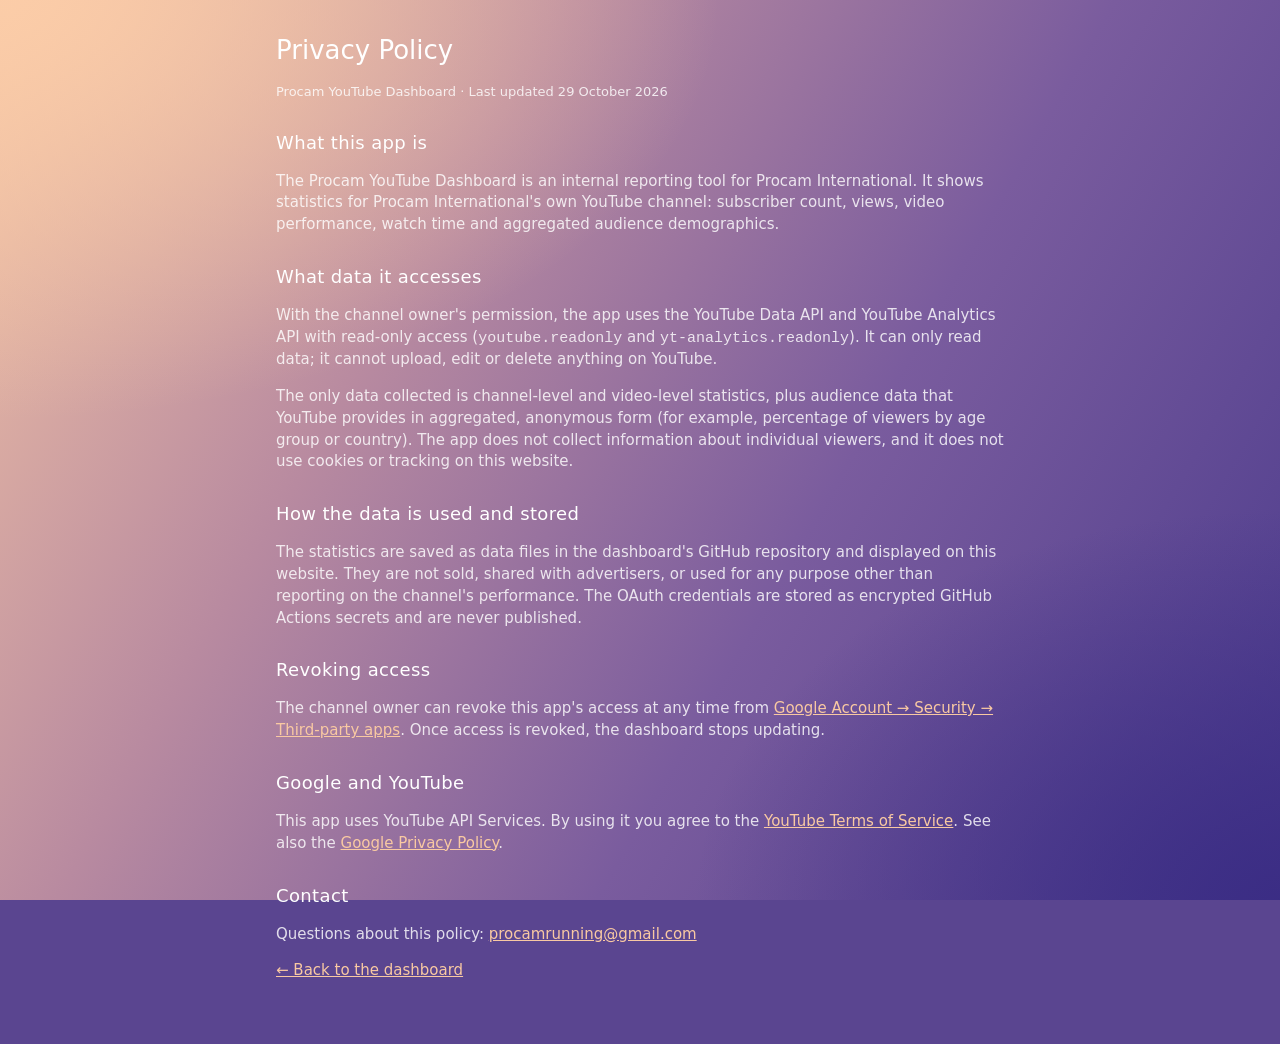
<file: privacy.html>
<!doctype html>
<html lang="en">
<head>
  <meta charset="utf-8">
  <meta name="viewport" content="width=device-width, initial-scale=1">
  <title>Privacy Policy · Procam YouTube Dashboard</title>
  <link rel="stylesheet" href="assets/style.css">
  <style>
    .policy { max-width: 760px; padding-top: 32px; padding-bottom: 48px; }
    .policy h1 { font-size: 26px; margin-bottom: 4px; }
    .policy h2 { margin-top: 28px; margin-bottom: 8px; }
    .policy p, .policy li { color: var(--ink-2); }
    .policy a { color: var(--peach); }
  </style>
</head>
<body>
  <main class="wrap policy">
    <h1>Privacy Policy</h1>
    <p class="muted">Procam YouTube Dashboard · Last updated 29 October 2026</p>

    <h2>What this app is</h2>
    <p>The Procam YouTube Dashboard is an internal reporting tool for Procam International. It shows statistics for Procam International's own YouTube channel: subscriber count, views, video performance, watch time and aggregated audience demographics.</p>

    <h2>What data it accesses</h2>
    <p>With the channel owner's permission, the app uses the YouTube Data API and YouTube Analytics API with read-only access (<code>youtube.readonly</code> and <code>yt-analytics.readonly</code>). It can only read data; it cannot upload, edit or delete anything on YouTube.</p>
    <p>The only data collected is channel-level and video-level statistics, plus audience data that YouTube provides in aggregated, anonymous form (for example, percentage of viewers by age group or country). The app does not collect information about individual viewers, and it does not use cookies or tracking on this website.</p>

    <h2>How the data is used and stored</h2>
    <p>The statistics are saved as data files in the dashboard's GitHub repository and displayed on this website. They are not sold, shared with advertisers, or used for any purpose other than reporting on the channel's performance. The OAuth credentials are stored as encrypted GitHub Actions secrets and are never published.</p>

    <h2>Revoking access</h2>
    <p>The channel owner can revoke this app's access at any time from <a href="https://myaccount.google.com/permissions">Google Account → Security → Third-party apps</a>. Once access is revoked, the dashboard stops updating.</p>

    <h2>Google and YouTube</h2>
    <p>This app uses YouTube API Services. By using it you agree to the <a href="https://www.youtube.com/t/terms">YouTube Terms of Service</a>. See also the <a href="https://policies.google.com/privacy">Google Privacy Policy</a>.</p>

    <h2>Contact</h2>
    <p>Questions about this policy: <a href="mailto:procamrunning@gmail.com">procamrunning@gmail.com</a></p>

    <p><a href="./">← Back to the dashboard</a></p>
  </main>
</body>
</html>
</file>
<file: assets/style.css>
/* Procam theme: frosted, tinted panels tiled edge to edge over a warm
   peach-to-violet gradient. One look in every OS theme, since the panels
   carry their own colour. */
:root {
  color-scheme: dark;

  /* Palette */
  --peach: #f9c9a2;
  --sky: #bfdcfb;
  --blue: #2f7be6;
  --violet: #4b2f86;
  --white: #ffffff;

  /* Text on the panels */
  --ink: #ffffff;
  --ink-2: rgba(255, 255, 255, 0.82);
  --muted: rgba(255, 255, 255, 0.64);

  /* Panel tints */
  --tint-peach: rgba(124, 72, 100, 0.80);
  --tint-blue: rgba(43, 108, 214, 0.58);
  --tint-sky: rgba(96, 148, 228, 0.42);
  --tint-violet: rgba(64, 42, 130, 0.55);
  --tint-deep: rgba(40, 62, 150, 0.55);

  /* Chart chrome */
  --grid: rgba(255, 255, 255, 0.14);
  --axis: rgba(255, 255, 255, 0.40);
  --track: rgba(255, 255, 255, 0.20);
  --line-subs: #f9c9a2;
  --line-views: #d6e9ff;
  --bar: #bfdcfb;
  --tooltip-bg: rgba(34, 22, 78, 0.94);
  --point-ring: #2c2266;

  --good: #9cf2b8;
  --bad: #ffb4b4;

  --font: "Outfit", system-ui, -apple-system, "Segoe UI", Roboto, sans-serif;
}

* { box-sizing: border-box; }

html { background: #5a4590; }

body {
  margin: 0;
  min-height: 100vh;
  color: var(--ink);
  font: 300 15px/1.45 var(--font);
  background:
    radial-gradient(1200px 700px at 0% 0%, rgba(252, 205, 168, 0.95), transparent 60%),
    radial-gradient(900px 600px at 100% 100%, rgba(58, 44, 132, 0.95), transparent 65%),
    linear-gradient(120deg, #f2c3a4 0%, #b88aa0 32%, #7a5c9e 62%, #4a3a8c 100%);
  background-attachment: fixed;
}

h1, h2, h3 { margin: 0; font-weight: 400; }
h1 { font-size: 22px; font-weight: 500; }
h2 { font-size: 18px; letter-spacing: 0.02em; }
h3 { font-size: 16px; }
a { color: inherit; }
strong { font-weight: 600; }

.muted { color: var(--muted); font-size: 13px; }
.visually-hidden { position: absolute; width: 1px; height: 1px; overflow: hidden; clip: rect(0 0 0 0); white-space: nowrap; }

.wrap { max-width: 1240px; margin: 0 auto; padding: 0 16px; }

/* Header */
.topbar { position: sticky; top: 0; z-index: 5; background: rgba(60, 40, 110, 0.28); backdrop-filter: blur(14px); -webkit-backdrop-filter: blur(14px); border-bottom: 1px solid rgba(255, 255, 255, 0.14); }
.topbar-inner { display: flex; align-items: center; justify-content: space-between; gap: 12px; flex-wrap: wrap; padding-top: 12px; padding-bottom: 12px; }
.brand { display: flex; align-items: center; gap: 12px; min-width: 0; }
.brand p { margin: 2px 0 0; }
.avatar { border-radius: 50%; object-fit: cover; background: #fff; box-shadow: 0 0 0 2px rgba(255, 255, 255, 0.5); }
.refresh { display: flex; align-items: center; gap: 12px; flex-wrap: wrap; }

.btn-primary {
  font: 600 14px var(--font);
  background: var(--peach);
  color: #2c1d5c;
  border: 0;
  border-radius: 999px;
  padding: 10px 20px;
  cursor: pointer;
  min-width: 136px;
  box-shadow: 0 6px 18px rgba(40, 20, 90, 0.25);
}
.btn-primary:hover:not(:disabled) { filter: brightness(1.05); }
.btn-primary:disabled { opacity: 0.7; cursor: default; }
.btn-primary:focus-visible, .range button:focus-visible, summary:focus-visible { outline: 2px solid var(--white); outline-offset: 2px; }

/* Notices */
.notice { margin: 16px 0 0; padding: 10px 14px; font-size: 14px; background: rgba(255, 255, 255, 0.16); border-left: 3px solid var(--peach); backdrop-filter: blur(10px); -webkit-backdrop-filter: blur(10px); }
.notice-warn { border-left-color: #ffd27a; }
.notice-error { border-left-color: #ff8f8f; background: rgba(120, 20, 40, 0.35); }

/* Sections */
main > section { margin-top: 28px; }
.section-head { display: flex; align-items: baseline; justify-content: space-between; gap: 12px; flex-wrap: wrap; margin-bottom: 12px; }

.range { display: inline-flex; background: rgba(255, 255, 255, 0.14); border-radius: 999px; padding: 3px; gap: 2px; }
.range button { font: 400 13px var(--font); color: var(--ink-2); background: transparent; border: 0; border-radius: 999px; padding: 5px 12px; cursor: pointer; }
.range button[aria-pressed="true"] { background: var(--white); color: #2c1d5c; font-weight: 500; }

/* Board: panels tiled edge to edge, like the reference */
.board {
  display: grid;
  grid-template-columns: repeat(12, minmax(0, 1fr));
  border-radius: 6px;
  overflow: hidden;
  box-shadow: 0 24px 60px rgba(30, 15, 80, 0.35);
}
.span-3 { grid-column: span 3; }
.span-4 { grid-column: span 4; }
.span-5 { grid-column: span 5; }
.span-6 { grid-column: span 6; }
.span-12 { grid-column: span 12; }

.panel { padding: 20px 24px; min-width: 0; backdrop-filter: blur(18px); -webkit-backdrop-filter: blur(18px); }
.tint-peach { background: var(--tint-peach); }
/* The peach panels sit on the lightest part of the gradient, so all text on them is full white. */
.tint-peach .panel-label, .tint-peach .panel-foot, .tint-peach .panel-note, .tint-peach .hbar-label { color: var(--white); }
.tint-blue { background: var(--tint-blue); }
.tint-sky { background: var(--tint-sky); }
.tint-violet { background: var(--tint-violet); }
.tint-deep { background: var(--tint-deep); }

.panel-label { color: var(--ink-2); font-size: 15px; display: flex; align-items: center; gap: 8px; }
.big-value { font-size: 40px; font-weight: 600; margin-top: 6px; letter-spacing: -0.01em; line-height: 1.1; }
.big-value-sm { font-size: 28px; }
.panel-foot { color: var(--ink-2); font-size: 13px; margin-top: 6px; min-height: 1.2em; }
.panel h3 + .panel-note { margin-top: 2px; }
.panel-note { color: var(--muted); font-size: 13px; margin: 0 0 14px; }
.panel.empty { color: var(--ink-2); border-radius: 6px; }
.delta-up { color: var(--good); font-weight: 500; }
.delta-down { color: var(--bad); font-weight: 500; }
.pill { font-size: 11px; font-weight: 600; text-transform: uppercase; letter-spacing: 0.06em; color: #2c1d5c; background: var(--peach); border-radius: 999px; padding: 1px 8px; }

.chart { position: relative; height: 250px; }
.chart-empty { position: absolute; inset: 0; display: grid; place-items: center; text-align: center; padding: 16px; margin: 0; color: var(--muted); font-size: 13px; border: 1px dashed var(--grid); }
.loading .chart, .loading .big-value, .loading .videos { opacity: 0.55; transition: opacity 0.2s; }

/* Gauge (subscriber retention) */
.panel-gauge { display: grid; grid-template-columns: 1fr auto; grid-template-areas: "label label" "value gauge" "foot gauge"; align-items: end; column-gap: 8px; }
.panel-gauge .panel-label { grid-area: label; }
.panel-gauge .big-value { grid-area: value; }
.panel-gauge .panel-foot { grid-area: foot; align-self: start; }
.gauge { grid-area: gauge; width: 112px; }
.gauge svg { display: block; width: 100%; height: auto; overflow: visible; }
.gauge text { fill: var(--ink); font-family: var(--font); }

/* Donut (gender) */
.donut { width: 150px; margin: 4px auto 12px; }
.donut svg { display: block; width: 100%; height: auto; }
.donut text { fill: var(--ink); font-family: var(--font); }
.legend { list-style: none; margin: 0; padding: 0; display: grid; gap: 6px; font-size: 13px; }
.legend li { display: flex; align-items: center; gap: 8px; color: var(--ink-2); }
.legend .key { width: 14px; height: 3px; border-radius: 2px; flex: none; }
.legend .val { margin-left: auto; color: var(--ink); font-weight: 500; font-variant-numeric: tabular-nums; }

/* Table view */
.table-view { margin-top: 10px; font-size: 13px; }
.table-view summary { cursor: pointer; color: var(--ink-2); }
.table-scroll { overflow-x: auto; max-height: 360px; overflow-y: auto; }
.table-view .table-scroll { margin-top: 8px; }

table { width: 100%; border-collapse: collapse; font-size: 13px; }
th { text-align: left; font-weight: 400; color: var(--muted); padding: 6px 8px; border-bottom: 1px solid var(--grid); position: sticky; top: 0; background: rgba(40, 40, 120, 0.85); }
td { padding: 8px; border-bottom: 1px solid var(--grid); vertical-align: middle; }
th.num, td.num { text-align: right; font-variant-numeric: tabular-nums; white-space: nowrap; }

.videos .vid { display: flex; align-items: center; gap: 10px; min-width: 220px; }
.videos img { width: 64px; height: 36px; object-fit: cover; border-radius: 3px; background: var(--track); flex: none; }
.videos .thumb-ph { width: 64px; height: 36px; border-radius: 3px; background: var(--track); flex: none; }
.videos a { text-decoration: none; font-weight: 400; display: -webkit-box; -webkit-line-clamp: 2; -webkit-box-orient: vertical; overflow: hidden; }
.videos a:hover { text-decoration: underline; }
.videos .date { color: var(--muted); font-size: 12px; }

/* Horizontal bars, thin like the reference */
.hbars { display: grid; gap: 12px; }
.hbar { display: grid; grid-template-columns: minmax(90px, 36%) 1fr auto; align-items: center; gap: 12px; font-size: 14px; }
.hbar-label { color: var(--ink-2); overflow: hidden; text-overflow: ellipsis; white-space: nowrap; }
.hbar-track { background: var(--track); height: 6px; overflow: hidden; }
.hbar-fill { background: var(--sky); height: 100%; min-width: 2px; }
#b-countries .hbar-fill { background: var(--peach); }
#b-age .hbar-fill { background: var(--sky); }
.hbar-value { font-variant-numeric: tabular-nums; color: var(--ink); font-weight: 500; min-width: 3.5em; text-align: right; }

.footer { padding-top: 28px; padding-bottom: 36px; }
.footer p { margin: 0 0 6px; }

@media (max-width: 900px) {
  .span-3, .span-5 { grid-column: span 6; }
  .span-4 { grid-column: span 12; }
  .span-6 { grid-column: span 12; }
}

@media (max-width: 560px) {
  .span-3, .span-4, .span-5, .span-6 { grid-column: span 12; }
  .panel { padding: 16px; }
  .big-value { font-size: 34px; }
  .refresh { width: 100%; justify-content: space-between; }
}
</file>
